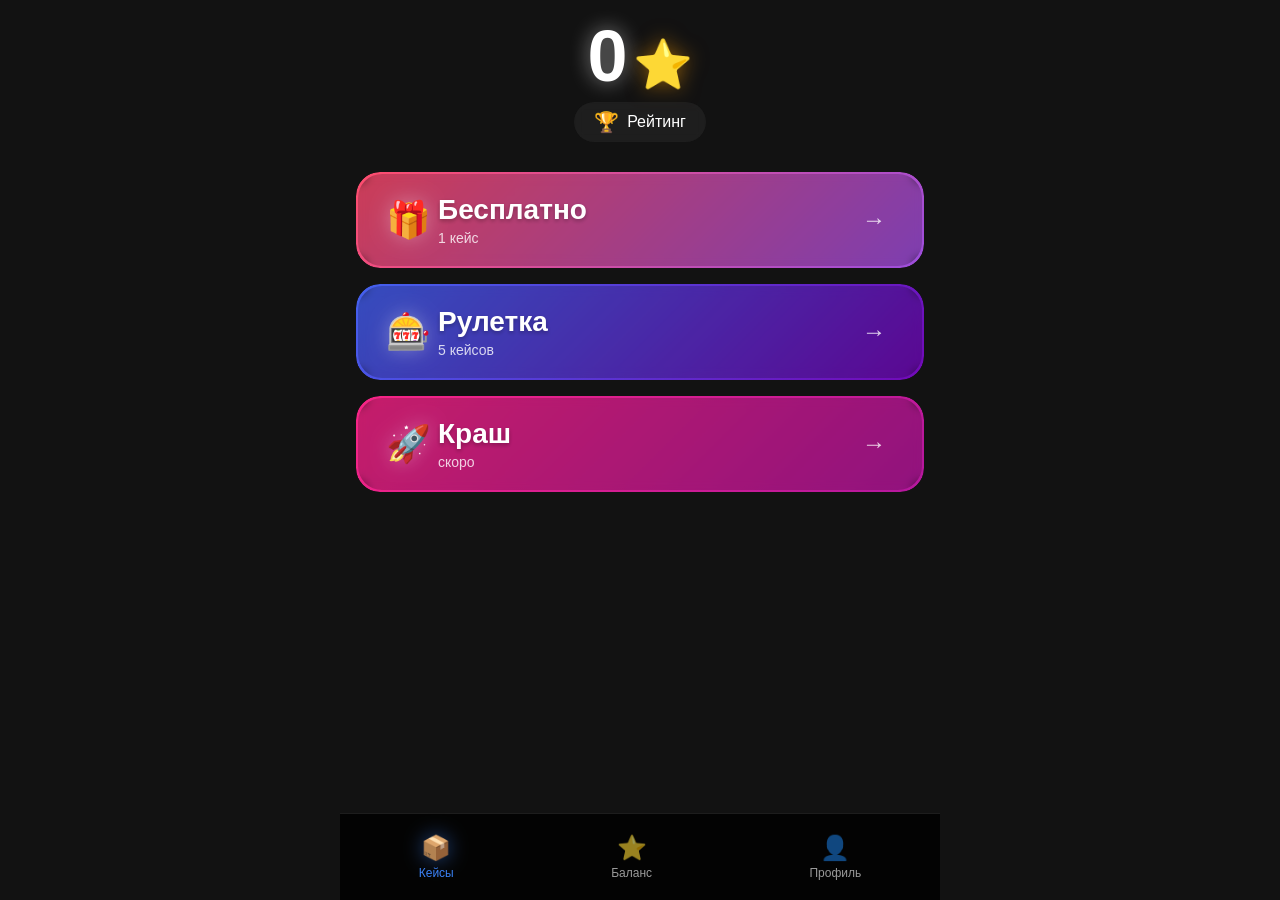
<file: index.html>
<!DOCTYPE html>
<html lang="ru">
<head>
    <meta charset="UTF-8">
    <meta name="viewport" content="width=device-width, initial-scale=1.0, maximum-scale=1.0, user-scalable=no">
    <title>NFT Кейсы</title>
    <script src="https://telegram.org/js/telegram-web-app.js"></script>
    <link rel="stylesheet" href="style.css">
</head>
<body>
    <div class="app">
        <!-- Шапка с балансом -->
        <header class="header">
            <div class="balance-header">
                <span class="balance-amount" id="balance">0</span>
                <span class="balance-star">⭐</span>
            </div>
            
            <!-- Рейтинг под балансом -->
            <div class="rating" onclick="goToRating()">
                <span class="rating-icon">🏆</span>
                <span class="rating-text">Рейтинг</span>
            </div>
        </header>

        <!-- Основные игровые блоки -->
        <main class="main">
            <!-- Блок Бесплатно -->
            <div class="game-card free-card" onclick="openDailyCase()">
                <div class="card-gradient"></div>
                <div class="card-content">
                    <div class="card-left">
                        <div class="card-icon">🎁</div>
                    </div>
                    <div class="card-center">
                        <div class="card-title">Бесплатно</div>
                        <div class="card-subtitle">1 кейс</div>
                    </div>
                    <div class="card-right">
                        <div class="card-arrow">→</div>
                    </div>
                </div>
            </div>

            <!-- Блок Рулетка -->
            <div class="game-card roulette-card" onclick="openRoulette()">
                <div class="card-gradient"></div>
                <div class="card-content">
                    <div class="card-left">
                        <div class="card-icon">🎰</div>
                    </div>
                    <div class="card-center">
                        <div class="card-title">Рулетка</div>
                        <div class="card-subtitle">5 кейсов</div>
                    </div>
                    <div class="card-right">
                        <div class="card-arrow">→</div>
                    </div>
                </div>
            </div>

            <!-- Блок Краш -->
            <div class="game-card crash-card" onclick="openCrash()">
                <div class="card-gradient"></div>
                <div class="card-content">
                    <div class="card-left">
                        <div class="card-icon">🚀</div>
                    </div>
                    <div class="card-center">
                        <div class="card-title">Краш</div>
                        <div class="card-subtitle">скоро</div>
                    </div>
                    <div class="card-right">
                        <div class="card-arrow">→</div>
                    </div>
                </div>
            </div>
        </main>

        <!-- Нижняя навигация -->
        <nav class="bottom-nav">
            <button class="nav-btn active" onclick="goToHome()">
                <span class="nav-icon">📦</span>
                <span class="nav-text">Кейсы</span>
            </button>
            <button class="nav-btn" onclick="goToTopUp()">
                <span class="nav-icon">⭐</span>
                <span class="nav-text">Баланс</span>
            </button>
            <button class="nav-btn" onclick="goToProfile()">
                <span class="nav-icon">👤</span>
                <span class="nav-text">Профиль</span>
            </button>
        </nav>
    </div>

    <script src="script.js"></script>
</body>
</html>
</file>
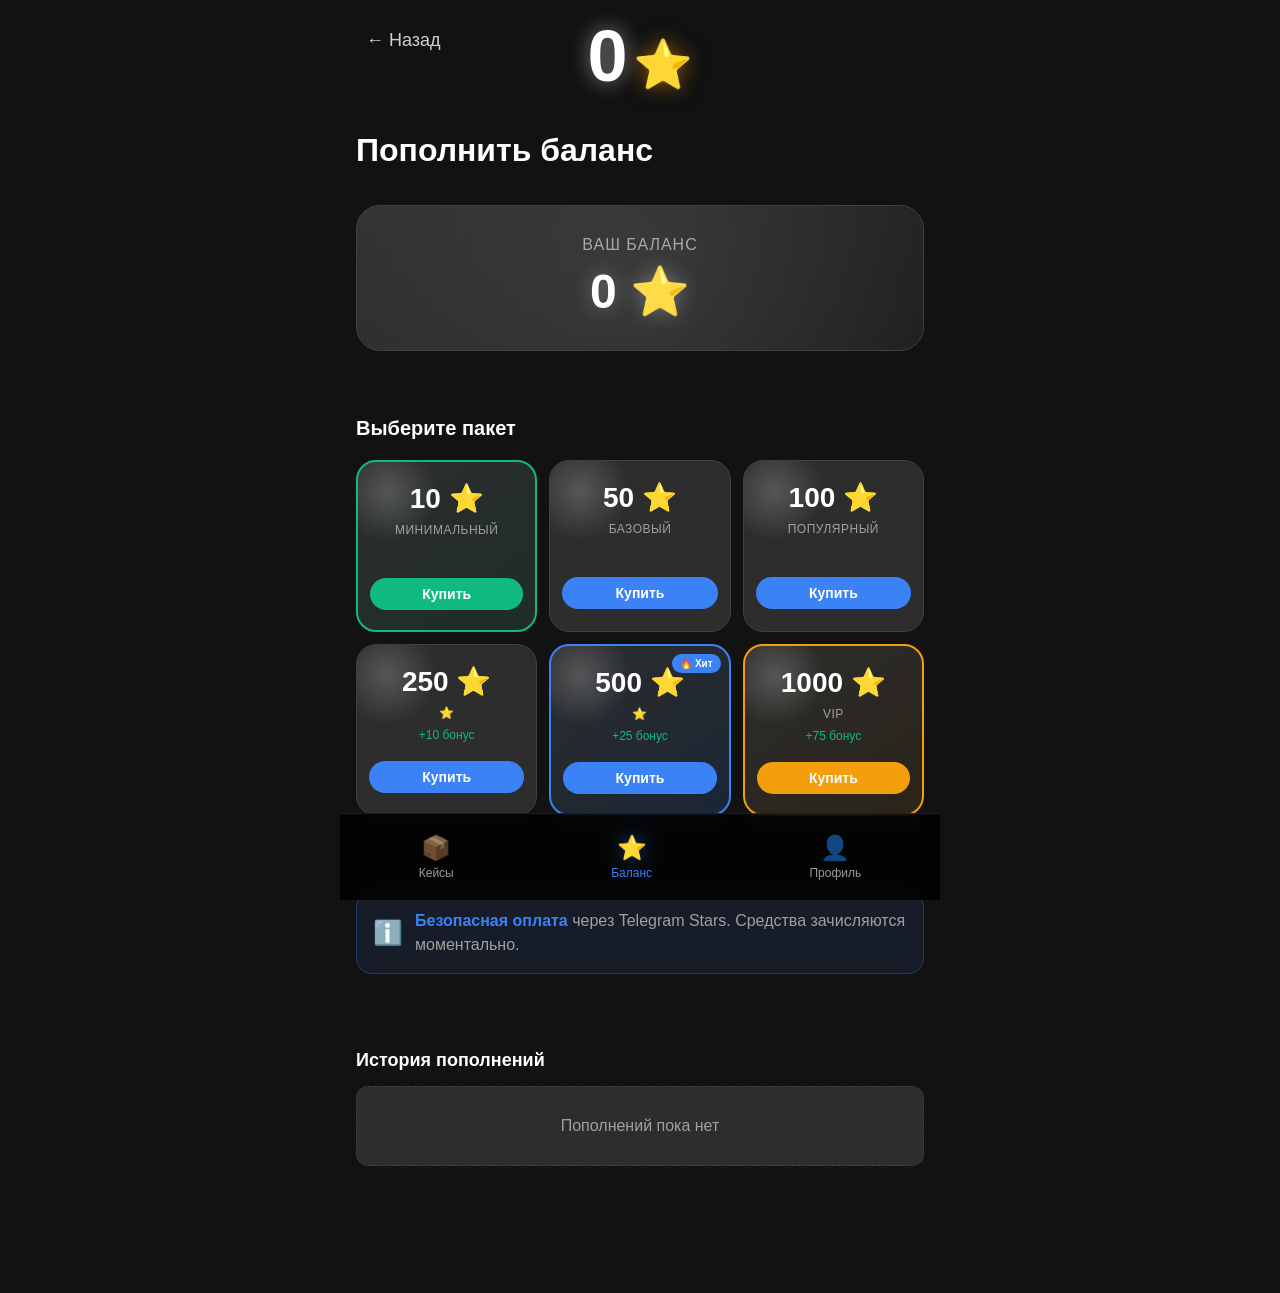
<file: topup.html>
<!DOCTYPE html>
<html lang="ru">
<head>
    <meta charset="UTF-8">
    <meta name="viewport" content="width=device-width, initial-scale=1.0, maximum-scale=1.0, user-scalable=no">
    <title>Баланс | Пополнение</title>
    <script src="https://telegram.org/js/telegram-web-app.js"></script>
    <link rel="stylesheet" href="style.css">
</head>
<body>
    <div class="app">
        <!-- Шапка с балансом (как на главной) -->
        <header class="header">
            <button class="back-btn" onclick="goBack()">← Назад</button>
            <div class="balance-header">
                <span class="balance-amount" id="balance">0</span>
                <span class="balance-star">⭐</span>
            </div>
        </header>

        <!-- Основной контент -->
        <main class="main">
            <h1 class="section-title">Пополнить баланс</h1>
            
            <!-- Текущий баланс крупно -->
            <div class="current-balance-card">
                <div class="current-balance-label">Ваш баланс</div>
                <div class="current-balance-value">
                    <span id="currentBalance">0</span> ⭐
                </div>
            </div>

            <!-- Пакеты для пополнения -->
            <div class="packages-section">
                <h2 class="packages-title">Выберите пакет</h2>
                
                <div class="packages-grid">
                    <!-- Пакет 10 ⭐ (минимальный) -->
                    <div class="package-card minimal" onclick="buyStars(10)">
                        <div class="package-stars">10 ⭐</div>
                        <div class="package-price">минимальный</div>
                        <div class="package-bonus"></div>
                        <button class="package-buy-btn">Купить</button>
                        <div class="package-glow"></div>
                    </div>

                    <!-- Пакет 50 ⭐ -->
                    <div class="package-card" onclick="buyStars(50)">
                        <div class="package-stars">50 ⭐</div>
                        <div class="package-price">базовый</div>
                        <div class="package-bonus"></div>
                        <button class="package-buy-btn">Купить</button>
                        <div class="package-glow"></div>
                    </div>

                    <!-- Пакет 100 ⭐ -->
                    <div class="package-card" onclick="buyStars(100)">
                        <div class="package-stars">100 ⭐</div>
                        <div class="package-price">популярный</div>
                        <div class="package-bonus"></div>
                        <button class="package-buy-btn">Купить</button>
                        <div class="package-glow"></div>
                    </div>

                    <!-- Пакет 250 ⭐ -->
                    <div class="package-card" onclick="buyStars(250)">
                        <div class="package-stars">250 ⭐</div>
                        <div class="package-price">⭐</div>
                        <div class="package-bonus">+10 бонус</div>
                        <button class="package-buy-btn">Купить</button>
                        <div class="package-glow"></div>
                    </div>

                    <!-- Пакет 500 ⭐ (с бонусом) -->
                    <div class="package-card popular" onclick="buyStars(500)">
                        <div class="popular-badge">🔥 Хит</div>
                        <div class="package-stars">500 ⭐</div>
                        <div class="package-price">⭐</div>
                        <div class="package-bonus">+25 бонус</div>
                        <button class="package-buy-btn">Купить</button>
                        <div class="package-glow"></div>
                    </div>

                    <!-- Пакет 1000 ⭐ (с бонусом) -->
                    <div class="package-card vip" onclick="buyStars(1000)">
                        <div class="package-stars">1000 ⭐</div>
                        <div class="package-price">VIP</div>
                        <div class="package-bonus">+75 бонус</div>
                        <button class="package-buy-btn">Купить</button>
                        <div class="package-glow"></div>
                    </div>
                </div>
            </div>

            <!-- Информация о платежах -->
            <div class="payment-info-card">
                <div class="payment-info-icon">ℹ️</div>
                <div class="payment-info-text">
                    <strong>Безопасная оплата</strong> через Telegram Stars. Средства зачисляются моментально.
                </div>
            </div>

            <!-- История пополнений -->
            <div class="history-section">
                <h2 class="history-title">История пополнений</h2>
                <div id="purchaseHistory" class="history-list">
                    <!-- Сюда будут добавляться покупки через JS -->
                </div>
            </div>
        </main>

        <!-- Нижняя навигация -->
        <nav class="bottom-nav">
            <button class="nav-btn" onclick="goToHome()">
                <span class="nav-icon">📦</span>
                <span class="nav-text">Кейсы</span>
            </button>
            <button class="nav-btn active" onclick="goToTopUp()">
                <span class="nav-icon">⭐</span>
                <span class="nav-text">Баланс</span>
            </button>
            <button class="nav-btn" onclick="goToProfile()">
                <span class="nav-icon">👤</span>
                <span class="nav-text">Профиль</span>
            </button>
        </nav>
    </div>

    <script src="script.js"></script>
    <script>
        // Загружаем историю покупок при загрузке страницы
        document.addEventListener('DOMContentLoaded', function() {
            loadPurchaseHistory();
            updateCurrentBalance();
        });

        // Обновляем отображение текущего баланса
        function updateCurrentBalance() {
            const balanceEl = document.getElementById('currentBalance');
            if (balanceEl) {
                balanceEl.textContent = userBalance || 0;
            }
        }

        // Загружаем историю покупок
        function loadPurchaseHistory() {
            const historyList = document.getElementById('purchaseHistory');
            if (!historyList) return;
            
            const history = JSON.parse(localStorage.getItem('purchase_history') || '[]');
            
            if (history.length === 0) {
                historyList.innerHTML = '<div class="empty-history">Пополнений пока нет</div>';
                return;
            }
            
            historyList.innerHTML = '';
            history.slice(0, 5).forEach(purchase => {
                const date = new Date(purchase.date);
                const formattedDate = `${date.toLocaleDateString()} ${date.toLocaleTimeString().slice(0,5)}`;
                
                const item = document.createElement('div');
                item.className = 'history-item';
                item.innerHTML = `
                    <span class="history-item-date">${formattedDate}</span>
                    <span class="history-item-amount">+${purchase.total} ⭐</span>
                `;
                historyList.appendChild(item);
            });
        }

        // Переопределяем функцию покупки
        window.buyStars = function(amount) {
            if (window.Telegram?.WebApp) {
                window.Telegram.WebApp.showConfirm(
                    `Купить ${amount} ⭐?`,
                    (confirmed) => {
                        if (confirmed) {
                            // Здесь будет реальная покупка через Telegram
                            // Пока симуляция
                            setTimeout(() => {
                                completePurchase(amount);
                            }, 1000);
                        }
                    }
                );
            } else {
                completePurchase(amount);
            }
        };
    </script>
</body>
</html>
</file>
<file: style.css>
* {
    margin: 0;
    padding: 0;
    box-sizing: border-box;
}

body {
    font-family: -apple-system, BlinkMacSystemFont, 'Segoe UI', Roboto, Helvetica, Arial, sans-serif;
    background-color: #121212;
    color: #ffffff;
    min-height: 100vh;
}

.app {
    max-width: 600px;
    margin: 0 auto;
    min-height: 100vh;
    display: flex;
    flex-direction: column;
    position: relative;
    background-color: #121212;
    padding: 0 16px;
}

/* Шапка с балансом */
.header {
    padding: 20px 0 10px 0;
    display: flex;
    flex-direction: column;
    align-items: center;
}

.balance-header {
    display: flex;
    align-items: baseline;
    justify-content: center;
    gap: 5px;
    margin-bottom: 10px;
}

.balance-amount {
    font-size: 72px;
    font-weight: 800;
    color: #ffffff;
    text-shadow: 0 0 20px rgba(255, 255, 255, 0.5);
    line-height: 1;
}

.balance-star {
    font-size: 48px;
    color: #ff9f00;
    text-shadow: 0 0 20px rgba(255, 159, 0, 0.5);
    line-height: 1;
}

/* Рейтинг */
.rating {
    display: flex;
    align-items: center;
    gap: 8px;
    background: rgba(255, 255, 255, 0.05);
    padding: 8px 20px;
    border-radius: 30px;
    backdrop-filter: blur(5px);
    cursor: pointer;
    transition: background 0.2s;
}

.rating:hover {
    background: rgba(255, 255, 255, 0.1);
}

.rating-icon {
    font-size: 20px;
}

.rating-text {
    font-size: 16px;
    color: #ffffff;
    font-weight: 500;
}

/* Основной контент */
.main {
    flex: 1;
    display: flex;
    flex-direction: column;
    gap: 16px;
    margin: 20px 0;
}

/* Карточки игр */
.game-card {
    border-radius: 24px;
    padding: 2px;
    position: relative;
    overflow: hidden;
    cursor: pointer;
    transition: transform 0.2s;
}

.game-card:hover {
    transform: translateY(-2px);
}

.card-gradient {
    position: absolute;
    top: 0;
    left: 0;
    right: 0;
    bottom: 0;
    border-radius: 24px;
    z-index: 0;
}

.card-content {
    position: relative;
    z-index: 1;
    display: flex;
    align-items: center;
    padding: 20px;
    background: rgba(0, 0, 0, 0.2);
    backdrop-filter: blur(5px);
    border-radius: 24px;
    height: 100%;
}

/* Бесплатный кейс */
.free-card .card-gradient {
    background: linear-gradient(135deg, #ff4d6d, #9d4edd);
}

/* Рулетка */
.roulette-card .card-gradient {
    background: linear-gradient(135deg, #4361ee, #7209b7);
}

/* Краш */
.crash-card .card-gradient {
    background: linear-gradient(135deg, #f72585, #b5179e);
}

.card-left {
    width: 60px;
    display: flex;
    justify-content: center;
}

.card-icon {
    font-size: 36px;
    filter: drop-shadow(0 0 10px rgba(255, 255, 255, 0.3));
}

.card-center {
    flex: 1;
}

.card-title {
    font-size: 28px;
    font-weight: 800;
    color: #ffffff;
    margin-bottom: 4px;
    text-shadow: 0 2px 4px rgba(0, 0, 0, 0.3);
}

.card-subtitle {
    font-size: 14px;
    color: rgba(255, 255, 255, 0.8);
    font-weight: 400;
}

.card-right {
    width: 40px;
}

.card-arrow {
    font-size: 24px;
    color: rgba(255, 255, 255, 0.8);
}

/* Нижняя навигация */
.bottom-nav {
    display: flex;
    justify-content: space-around;
    align-items: center;
    padding: 12px 0;
    background: rgba(0, 0, 0, 0.8);
    backdrop-filter: blur(10px);
    border-top: 1px solid rgba(255, 255, 255, 0.1);
    margin: 0 -16px;
    position: sticky;
    bottom: 0;
}

.nav-btn {
    background: none;
    border: none;
    display: flex;
    flex-direction: column;
    align-items: center;
    gap: 4px;
    cursor: pointer;
    padding: 8px 16px;
    border-radius: 12px;
    transition: background 0.2s;
}

.nav-btn:hover {
    background: rgba(255, 255, 255, 0.05);
}

.nav-btn.active .nav-icon {
    color: #3b82f6;
}

.nav-btn.active .nav-text {
    color: #3b82f6;
}

.nav-icon {
    font-size: 24px;
    color: rgba(255, 255, 255, 0.6);
}

.nav-text {
    font-size: 12px;
    color: rgba(255, 255, 255, 0.6);
    font-weight: 500;
}

/* Адаптация для маленьких экранов */
@media (max-width: 380px) {
    .balance-amount {
        font-size: 56px;
    }
    
    .balance-star {
        font-size: 36px;
    }
    
    .card-title {
        font-size: 24px;
    }
    
    .card-icon {
        font-size: 28px;
    }
}
/* Анимация переливания для иконок */
@keyframes iconGlow {
    0% {
        filter: drop-shadow(0 0 5px rgba(255, 255, 255, 0.5));
        transform: scale(1);
    }
    50% {
        filter: drop-shadow(0 0 20px rgba(255, 255, 255, 0.9));
        transform: scale(1.1);
    }
    100% {
        filter: drop-shadow(0 0 5px rgba(255, 255, 255, 0.5));
        transform: scale(1);
    }
}

@keyframes gradientShift {
    0% {
        background-position: 0% 50%;
    }
    50% {
        background-position: 100% 50%;
    }
    100% {
        background-position: 0% 50%;
    }
}

/* Переливающиеся иконки в карточках */
.game-card:hover .card-icon {
    animation: iconGlow 2s ease-in-out infinite;
}

.card-icon {
    transition: all 0.3s ease;
}

/* Переливающийся градиент для фона карточек */
.free-card .card-gradient {
    background: linear-gradient(135deg, #ff4d6d, #9d4edd, #ff4d6d);
    background-size: 200% 200%;
    animation: gradientShift 4s ease infinite;
}

.roulette-card .card-gradient {
    background: linear-gradient(135deg, #4361ee, #7209b7, #4361ee);
    background-size: 200% 200%;
    animation: gradientShift 4s ease infinite;
}

.crash-card .card-gradient {
    background: linear-gradient(135deg, #f72585, #b5179e, #f72585);
    background-size: 200% 200%;
    animation: gradientShift 4s ease infinite;
}

/* Переливание для иконки звезды */
@keyframes starGlow {
    0% {
        color: #ff9f00;
        text-shadow: 0 0 10px rgba(255, 159, 0, 0.3);
    }
    50% {
        color: #ffd966;
        text-shadow: 0 0 25px rgba(255, 159, 0, 0.8);
    }
    100% {
        color: #ff9f00;
        text-shadow: 0 0 10px rgba(255, 159, 0, 0.3);
    }
}

.balance-star {
    animation: starGlow 3s ease-in-out infinite;
    display: inline-block;
}

/* Переливание для иконок в нижнем меню при наведении */
.nav-btn:hover .nav-icon {
    animation: iconGlow 1.5s ease-in-out infinite;
}

/* Переливание для активной иконки в меню */
.nav-btn.active .nav-icon {
    color: #3b82f6;
    filter: drop-shadow(0 0 10px rgba(59, 130, 246, 0.5));
    animation: iconGlow 2s ease-in-out infinite;
}
/* ============================================
   СТРАНИЦА БАЛАНСА (TOPUP)
   ============================================ */

/* Кнопка назад */
.back-btn {
    background: none;
    border: none;
    color: #ffffff;
    font-size: 18px;
    padding: 10px;
    cursor: pointer;
    position: absolute;
    left: 16px;
    top: 20px;
    opacity: 0.8;
    transition: opacity 0.2s;
}

.back-btn:hover {
    opacity: 1;
}

/* Карточка текущего баланса */
.current-balance-card {
    background: linear-gradient(135deg, #2d2d2d, #1a1a1a);
    border-radius: 24px;
    padding: 30px 20px;
    margin: 20px 0;
    text-align: center;
    border: 1px solid #404040;
    position: relative;
    overflow: hidden;
}

.current-balance-card::before {
    content: '';
    position: absolute;
    top: -50%;
    left: -50%;
    width: 200%;
    height: 200%;
    background: radial-gradient(circle, rgba(255,255,255,0.1) 0%, transparent 70%);
    animation: rotate 10s linear infinite;
}

@keyframes rotate {
    from { transform: rotate(0deg); }
    to { transform: rotate(360deg); }
}

.current-balance-label {
    font-size: 16px;
    color: #a0a0a0;
    margin-bottom: 10px;
    text-transform: uppercase;
    letter-spacing: 1px;
}

.current-balance-value {
    font-size: 48px;
    font-weight: 800;
    color: #ffffff;
    text-shadow: 0 0 20px rgba(255, 255, 255, 0.3);
}

/* Секция пакетов */
.packages-section {
    margin: 30px 0;
}

.packages-title {
    font-size: 20px;
    font-weight: 600;
    margin-bottom: 20px;
    color: #ffffff;
}

.packages-grid {
    display: grid;
    grid-template-columns: repeat(auto-fit, minmax(140px, 1fr));
    gap: 12px;
}

/* Карточка пакета */
.package-card {
    background: #2d2d2d;
    border-radius: 20px;
    padding: 20px 12px;
    text-align: center;
    cursor: pointer;
    position: relative;
    overflow: hidden;
    transition: transform 0.2s, box-shadow 0.2s;
    border: 1px solid #404040;
}

.package-card:hover {
    transform: translateY(-2px);
    box-shadow: 0 10px 20px rgba(0, 0, 0, 0.3);
}

.package-card.minimal {
    border: 2px solid #10b981;
    background: linear-gradient(145deg, #2d2d2d, #1e2d2a);
}

.package-card.popular {
    border: 2px solid #3b82f6;
    background: linear-gradient(145deg, #2d2d2d, #1a2635);
}

.package-card.vip {
    border: 2px solid #f59e0b;
    background: linear-gradient(145deg, #2d2d2d, #2a241a);
}

.popular-badge {
    position: absolute;
    top: 8px;
    right: 8px;
    background: #3b82f6;
    color: white;
    padding: 4px 8px;
    border-radius: 12px;
    font-size: 10px;
    font-weight: 600;
}

.package-stars {
    font-size: 28px;
    font-weight: 800;
    color: #ffffff;
    margin-bottom: 8px;
}

.package-price {
    font-size: 12px;
    color: #a0a0a0;
    margin-bottom: 8px;
    text-transform: uppercase;
    letter-spacing: 0.5px;
}

.package-bonus {
    font-size: 12px;
    color: #10b981;
    margin-bottom: 15px;
    min-height: 18px;
}

.package-buy-btn {
    background: #3b82f6;
    color: white;
    border: none;
    padding: 8px 16px;
    border-radius: 30px;
    font-size: 14px;
    font-weight: 600;
    cursor: pointer;
    width: 100%;
    transition: background 0.2s;
}

.package-card.minimal .package-buy-btn {
    background: #10b981;
}

.package-card.vip .package-buy-btn {
    background: #f59e0b;
}

.package-buy-btn:hover {
    filter: brightness(1.1);
}

.package-glow {
    position: absolute;
    top: -20px;
    left: -20px;
    width: 100px;
    height: 100px;
    background: radial-gradient(circle, rgba(255,255,255,0.2) 0%, transparent 70%);
    animation: glowMove 5s ease-in-out infinite;
}

@keyframes glowMove {
    0% { transform: translate(0, 0); }
    25% { transform: translate(50px, 20px); }
    50% { transform: translate(20px, 50px); }
    75% { transform: translate(-20px, 30px); }
    100% { transform: translate(0, 0); }
}

/* Информация об оплате */
.payment-info-card {
    background: rgba(59, 130, 246, 0.1);
    border: 1px solid rgba(59, 130, 246, 0.3);
    border-radius: 16px;
    padding: 16px;
    margin: 30px 0;
    display: flex;
    gap: 12px;
    align-items: center;
}

.payment-info-icon {
    font-size: 24px;
}

.payment-info-text {
    flex: 1;
    color: #a0a0a0;
    line-height: 1.5;
}

.payment-info-text strong {
    color: #3b82f6;
}

/* История пополнений */
.history-section {
    margin: 30px 0 20px;
}

.history-title {
    font-size: 18px;
    font-weight: 600;
    margin-bottom: 15px;
    color: #ffffff;
}

.history-list {
    display: flex;
    flex-direction: column;
    gap: 10px;
}

.history-item {
    display: flex;
    justify-content: space-between;
    padding: 15px;
    background: #2d2d2d;
    border-radius: 12px;
    border: 1px solid #404040;
    transition: background 0.2s;
}

.history-item:hover {
    background: #333333;
}

.history-item-date {
    color: #a0a0a0;
    font-size: 14px;
}

.history-item-amount {
    color: #3b82f6;
    font-weight: 600;
}

.empty-history {
    text-align: center;
    padding: 30px;
    color: #a0a0a0;
    background: #2d2d2d;
    border-radius: 12px;
    border: 1px dashed #404040;
}

/* Адаптация для маленьких экранов */
@media (max-width: 380px) {
    .current-balance-value {
        font-size: 36px;
    }
    
    .package-stars {
        font-size: 24px;
    }
    
    .packages-grid {
        grid-template-columns: repeat(2, 1fr);
    }
}
</file>
